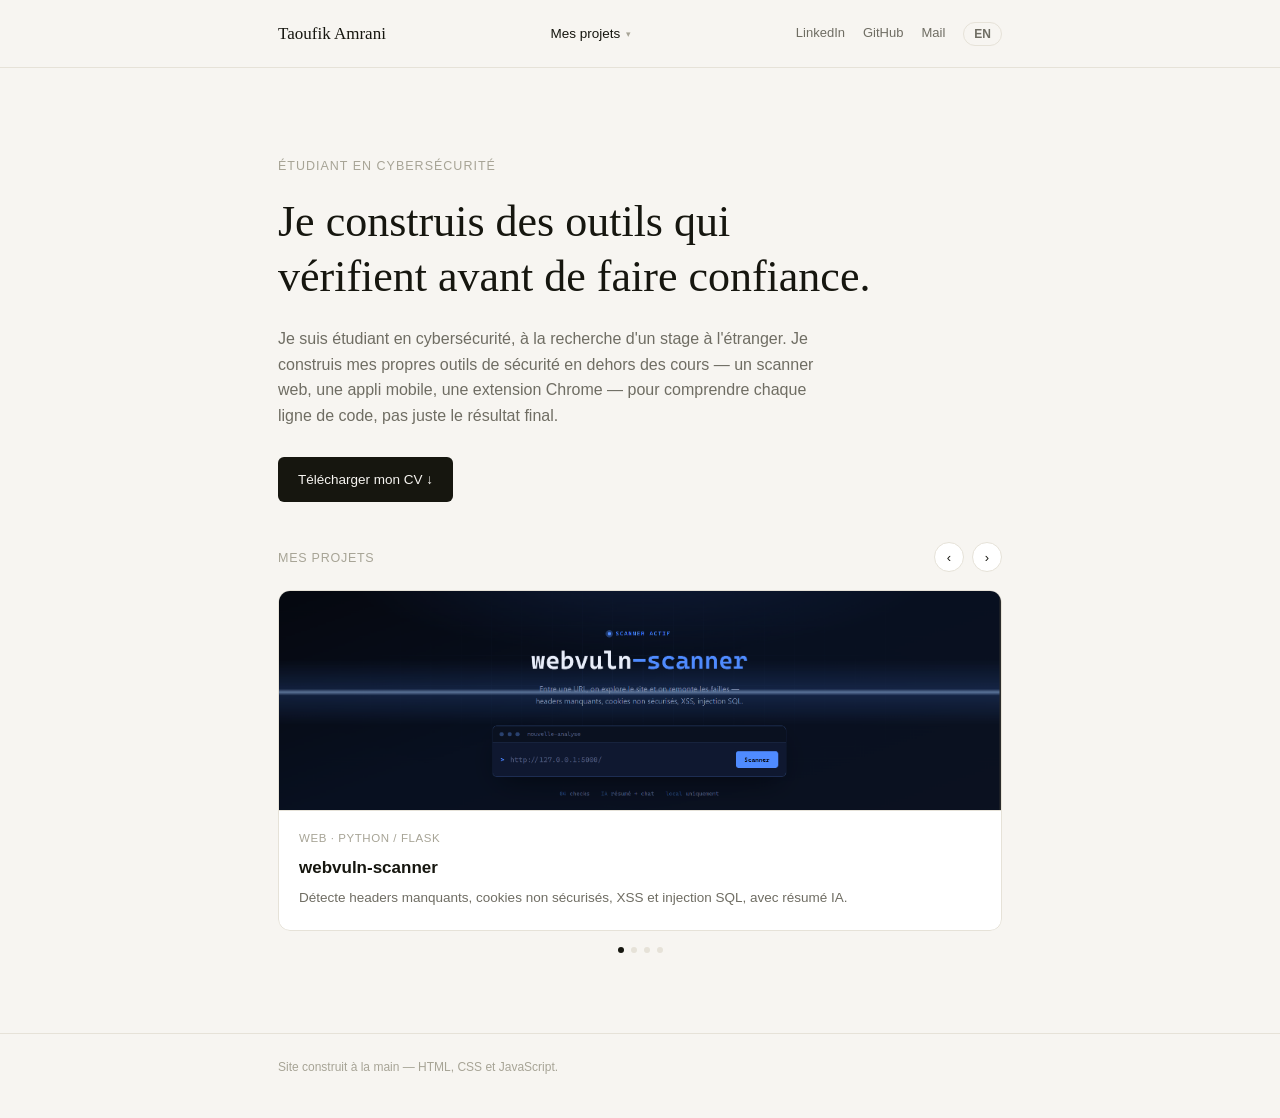
<file: index.html>
<!DOCTYPE html>
<html lang="fr">
<head>
    <meta charset="UTF-8">
    <title>Taoufik Amrani — Portfolio</title>
    <link rel="stylesheet" href="style.css">
</head>
<body>

    <nav class="top">
        <div class="wrap">
            <span class="logo">Taoufik Amrani</span>

            <div class="navcenter" id="navcenter">
                <button id="navbtn"><span data-i18n="nav.projects">Mes projets</span> <span class="chev">&#9662;</span></button>
                <div class="dropdown">
                    <a href="projects/webvuln-scanner.html">webvuln-scanner <span class="kind" data-i18n="nav.kind.web">web</span></a>
                    <a href="projects/link-checker-mobile.html">link-checker-mobile <span class="kind" data-i18n="nav.kind.mobile">mobile</span></a>
                    <a href="projects/link-checker-extension.html">link-checker-extension <span class="kind" data-i18n="nav.kind.extension">extension</span></a>
                    <a href="projects/travel-planner-agent.html">travel-planner-agent <span class="kind" data-i18n="nav.kind.agent">agent IA</span></a>
                </div>
            </div>

            <div class="navright">
                <a href="https://www.linkedin.com/in/taoufik-amrani" target="_blank" aria-label="LinkedIn">LinkedIn</a>
                <a href="https://github.com/Taoufik-29" target="_blank">GitHub</a>
                <a href="mailto:taoufikamrani04@gmail.com">Mail</a>
                <button id="langToggle" class="lang-toggle" aria-label="Switch language / Changer de langue">EN</button>
            </div>
        </div>
    </nav>

    <header class="hero">
        <div class="wrap">
            <p class="eyebrow" data-i18n="hero.eyebrow">Étudiant en cybersécurité</p>
            <h1 data-i18n="hero.title">Je construis des outils qui vérifient avant de faire confiance.</h1>
            <p class="bio" data-i18n="hero.bio">Je suis étudiant en cybersécurité, à la recherche d'un stage à l'étranger. Je construis mes propres outils de sécurité en dehors des cours — un scanner web, une appli mobile, une extension Chrome — pour comprendre chaque ligne de code, pas juste le résultat final.</p>
            <a class="cv-link" href="assets/cv/Taoufik-Amrani-CV.pdf" download data-i18n="hero.cv">Télécharger mon CV &#8595;</a>
        </div>
    </header>

    <section class="carousel-section">
        <div class="wrap">
            <div class="carousel-head">
                <p data-i18n="carousel.heading">Mes projets</p>
                <div class="carousel-nav">
                    <button id="prevBtn" aria-label="Précédent">&#8249;</button>
                    <button id="nextBtn" aria-label="Suivant">&#8250;</button>
                </div>
            </div>

            <div class="carousel-viewport">
                <div class="carousel-track" id="track">
                    <div class="slide">
                        <div class="slide-media">
                            <img src="assets/images/webvuln-scanner.png" alt="Capture d'écran de webvuln-scanner">
                        </div>
                        <div class="slide-body">
                            <p class="slide-kind" data-i18n="carousel.scanner.kind">Web · Python / Flask</p>
                            <p class="slide-title">webvuln-scanner</p>
                            <p class="slide-desc" data-i18n="carousel.scanner.desc">Détecte headers manquants, cookies non sécurisés, XSS et injection SQL, avec résumé IA.</p>
                        </div>
                    </div>
                    <div class="slide">
                        <div class="slide-media">
                            <img src="assets/images/link-checker-mobile.png" alt="Capture d'écran de link-checker-mobile">
                        </div>
                        <div class="slide-body">
                            <p class="slide-kind" data-i18n="carousel.mobile.kind">Mobile · React Native</p>
                            <p class="slide-title">link-checker-mobile</p>
                            <p class="slide-desc" data-i18n="carousel.mobile.desc">Vérifie si un lien est malveillant via Google Safe Browsing et des heuristiques maison.</p>
                        </div>
                    </div>
                    <div class="slide">
                        <div class="slide-media">
                            <img src="assets/images/link-checker-extension.png" alt="Capture d'écran de link-checker-extension">
                        </div>
                        <div class="slide-body">
                            <p class="slide-kind" data-i18n="carousel.extension.kind">Extension · JavaScript</p>
                            <p class="slide-title">link-checker-extension</p>
                            <p class="slide-desc" data-i18n="carousel.extension.desc">Le même moteur de détection, accessible d'un clic droit dans le navigateur.</p>
                        </div>
                    </div>
                    <div class="slide">
                        <div class="slide-media">
                            <img src="assets/images/travel-planner-agent.png" alt="Capture d'écran de travel-planner-agent">
                        </div>
                        <div class="slide-body">
                            <p class="slide-kind" data-i18n="carousel.travel.kind">Agent IA · Python / Flask</p>
                            <p class="slide-title">travel-planner-agent</p>
                            <p class="slide-desc" data-i18n="carousel.travel.desc">Planifie un voyage complet avec de vraies recherches web, budget et globe 3D interactif.</p>
                        </div>
                    </div>
                </div>
            </div>

            <div class="dots" id="dots">
                <span class="active"></span><span></span><span></span><span></span>
            </div>
        </div>
    </section>

    <footer class="foot">
        <div class="wrap" data-i18n="footer.text">Site construit à la main — HTML, CSS et JavaScript.</div>
    </footer>

    <script src="script.js"></script>
</body>
</html>
</file>
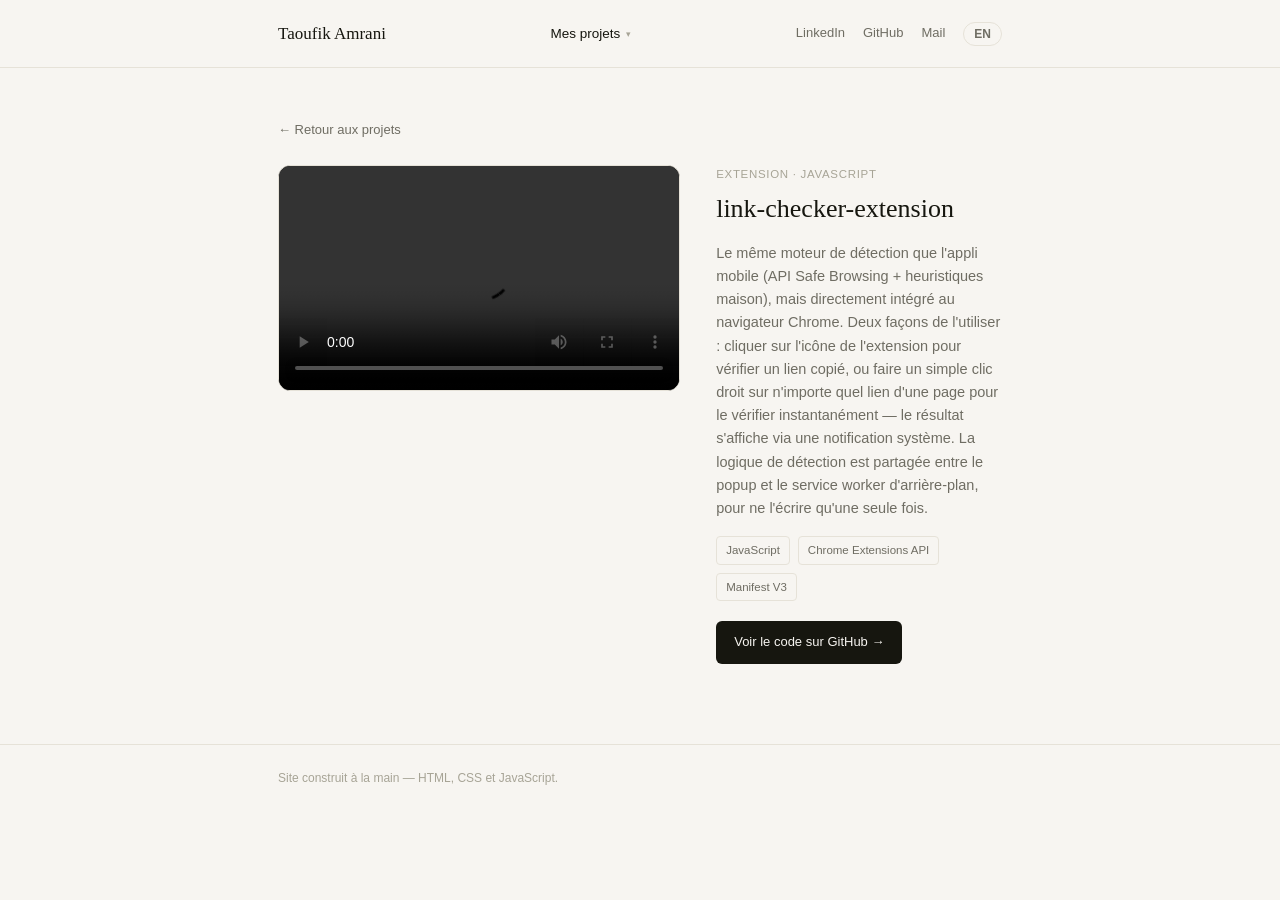
<file: projects/link-checker-extension.html>
<!DOCTYPE html>
<html lang="fr">
<head>
    <meta charset="UTF-8">
    <title>link-checker-extension — Taoufik Amrani</title>
    <link rel="stylesheet" href="../style.css">
</head>
<body>

    <nav class="top">
        <div class="wrap">
            <a href="../index.html" class="logo">Taoufik Amrani</a>

            <div class="navcenter" id="navcenter">
                <button id="navbtn"><span data-i18n="nav.projects">Mes projets</span> <span class="chev">&#9662;</span></button>
                <div class="dropdown">
                    <a href="webvuln-scanner.html">webvuln-scanner <span class="kind" data-i18n="nav.kind.web">web</span></a>
                    <a href="link-checker-mobile.html">link-checker-mobile <span class="kind" data-i18n="nav.kind.mobile">mobile</span></a>
                    <a href="link-checker-extension.html">link-checker-extension <span class="kind" data-i18n="nav.kind.extension">extension</span></a>
                    <a href="travel-planner-agent.html">travel-planner-agent <span class="kind" data-i18n="nav.kind.agent">agent IA</span></a>
                </div>
            </div>

            <div class="navright">
                <a href="https://www.linkedin.com/in/taoufik-amrani" target="_blank" aria-label="LinkedIn">LinkedIn</a>
                <a href="https://github.com/Taoufik-29" target="_blank">GitHub</a>
                <a href="mailto:taoufikamrani04@gmail.com">Mail</a>
                <button id="langToggle" class="lang-toggle" aria-label="Switch language / Changer de langue">EN</button>
            </div>
        </div>
    </nav>

    <div class="project-header">
        <div class="wrap">
            <a class="back-link" href="../index.html" data-i18n="project.back">&larr; Retour aux projets</a>
        </div>
    </div>

    <section class="project-hero">
        <div class="wrap">
            <div class="project-layout">
                <div class="video-frame">
                    <video controls>
                        <source src="../assets/videos/link-checker-extension.mp4" type="video/mp4">
                        <span data-i18n="video.fallback">Ton navigateur ne supporte pas la lecture de cette vidéo.</span>
                    </video>
                </div>

                <div class="project-info">
                    <p class="kind" data-i18n="project.extension.kind">Extension · JavaScript</p>
                    <h1>link-checker-extension</h1>
                    <p class="desc" data-i18n="project.extension.desc">
                        Le même moteur de détection que l'appli mobile (API Safe Browsing + heuristiques
                        maison), mais directement intégré au navigateur Chrome. Deux façons de l'utiliser :
                        cliquer sur l'icône de l'extension pour vérifier un lien copié, ou faire un simple
                        clic droit sur n'importe quel lien d'une page pour le vérifier instantanément — le
                        résultat s'affiche via une notification système. La logique de détection est
                        partagée entre le popup et le service worker d'arrière-plan, pour ne l'écrire qu'une
                        seule fois.
                    </p>
                    <div class="tags">
                        <span>JavaScript</span>
                        <span>Chrome Extensions API</span>
                        <span>Manifest V3</span>
                    </div>
                    <a class="repo-link" href="https://github.com/Taoufik-29/link-checker-extension" target="_blank" data-i18n="project.repoLink">Voir le code sur GitHub &rarr;</a>
                </div>
            </div>
        </div>
    </section>

    <footer class="foot">
        <div class="wrap" data-i18n="footer.text">Site construit à la main — HTML, CSS et JavaScript.</div>
    </footer>

    <script src="../script.js"></script>
</body>
</html>
</file>
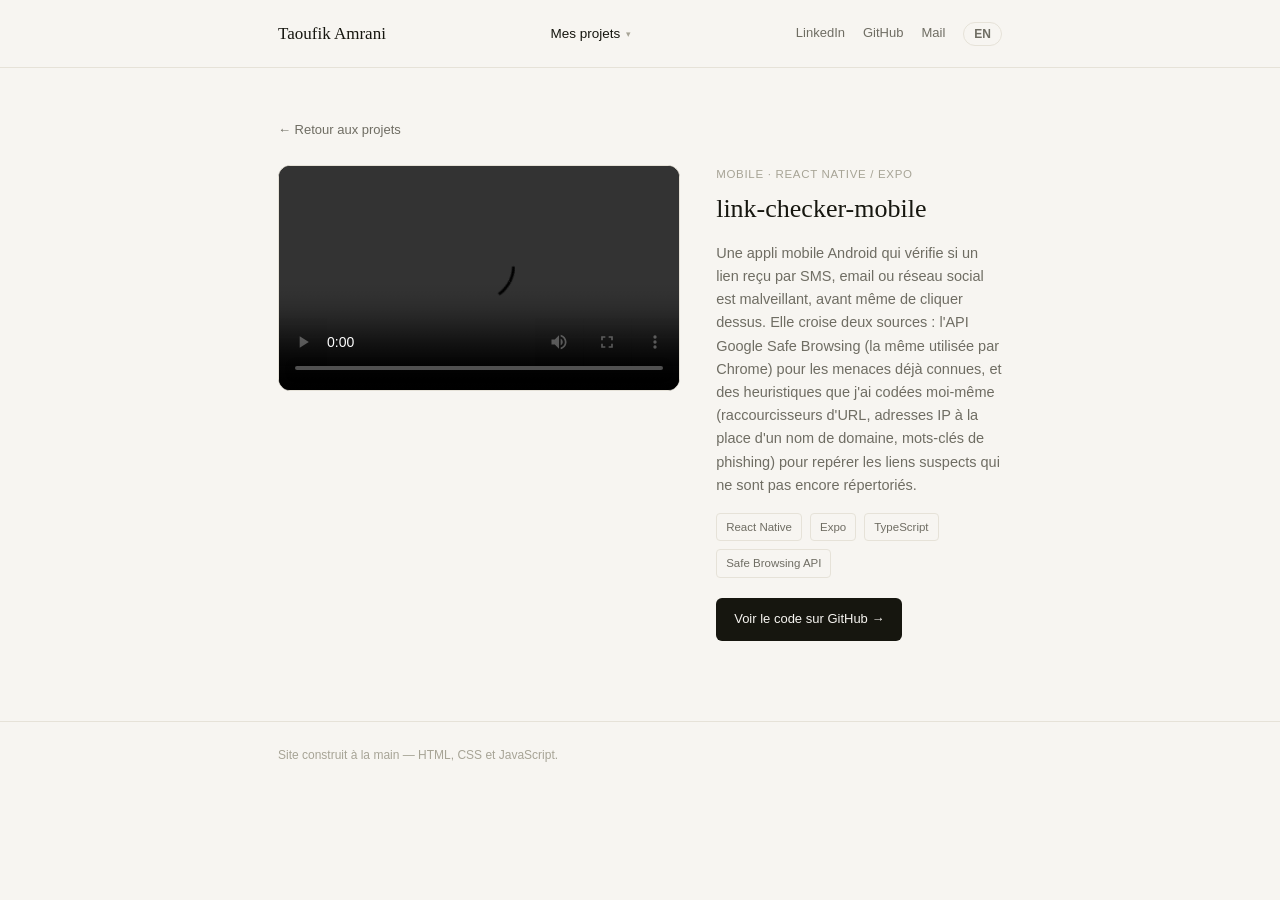
<file: projects/link-checker-mobile.html>
<!DOCTYPE html>
<html lang="fr">
<head>
    <meta charset="UTF-8">
    <title>link-checker-mobile — Taoufik Amrani</title>
    <link rel="stylesheet" href="../style.css">
</head>
<body>

    <nav class="top">
        <div class="wrap">
            <a href="../index.html" class="logo">Taoufik Amrani</a>

            <div class="navcenter" id="navcenter">
                <button id="navbtn"><span data-i18n="nav.projects">Mes projets</span> <span class="chev">&#9662;</span></button>
                <div class="dropdown">
                    <a href="webvuln-scanner.html">webvuln-scanner <span class="kind" data-i18n="nav.kind.web">web</span></a>
                    <a href="link-checker-mobile.html">link-checker-mobile <span class="kind" data-i18n="nav.kind.mobile">mobile</span></a>
                    <a href="link-checker-extension.html">link-checker-extension <span class="kind" data-i18n="nav.kind.extension">extension</span></a>
                    <a href="travel-planner-agent.html">travel-planner-agent <span class="kind" data-i18n="nav.kind.agent">agent IA</span></a>
                </div>
            </div>

            <div class="navright">
                <a href="https://www.linkedin.com/in/taoufik-amrani" target="_blank" aria-label="LinkedIn">LinkedIn</a>
                <a href="https://github.com/Taoufik-29" target="_blank">GitHub</a>
                <a href="mailto:taoufikamrani04@gmail.com">Mail</a>
                <button id="langToggle" class="lang-toggle" aria-label="Switch language / Changer de langue">EN</button>
            </div>
        </div>
    </nav>

    <div class="project-header">
        <div class="wrap">
            <a class="back-link" href="../index.html" data-i18n="project.back">&larr; Retour aux projets</a>
        </div>
    </div>

    <section class="project-hero">
        <div class="wrap">
            <div class="project-layout">
                <div class="video-frame">
                    <video controls>
                        <source src="../assets/videos/link-checker-mobile.mp4" type="video/mp4">
                        <span data-i18n="video.fallback">Ton navigateur ne supporte pas la lecture de cette vidéo.</span>
                    </video>
                </div>

                <div class="project-info">
                    <p class="kind" data-i18n="project.mobile.kind">Mobile · React Native / Expo</p>
                    <h1>link-checker-mobile</h1>
                    <p class="desc" data-i18n="project.mobile.desc">
                        Une appli mobile Android qui vérifie si un lien reçu par SMS, email ou réseau
                        social est malveillant, avant même de cliquer dessus. Elle croise deux sources :
                        l'API Google Safe Browsing (la même utilisée par Chrome) pour les menaces déjà
                        connues, et des heuristiques que j'ai codées moi-même (raccourcisseurs d'URL,
                        adresses IP à la place d'un nom de domaine, mots-clés de phishing) pour repérer
                        les liens suspects qui ne sont pas encore répertoriés.
                    </p>
                    <div class="tags">
                        <span>React Native</span>
                        <span>Expo</span>
                        <span>TypeScript</span>
                        <span>Safe Browsing API</span>
                    </div>
                    <a class="repo-link" href="https://github.com/Taoufik-29/link-checker-mobile" target="_blank" data-i18n="project.repoLink">Voir le code sur GitHub &rarr;</a>
                </div>
            </div>
        </div>
    </section>

    <footer class="foot">
        <div class="wrap" data-i18n="footer.text">Site construit à la main — HTML, CSS et JavaScript.</div>
    </footer>

    <script src="../script.js"></script>
</body>
</html>
</file>
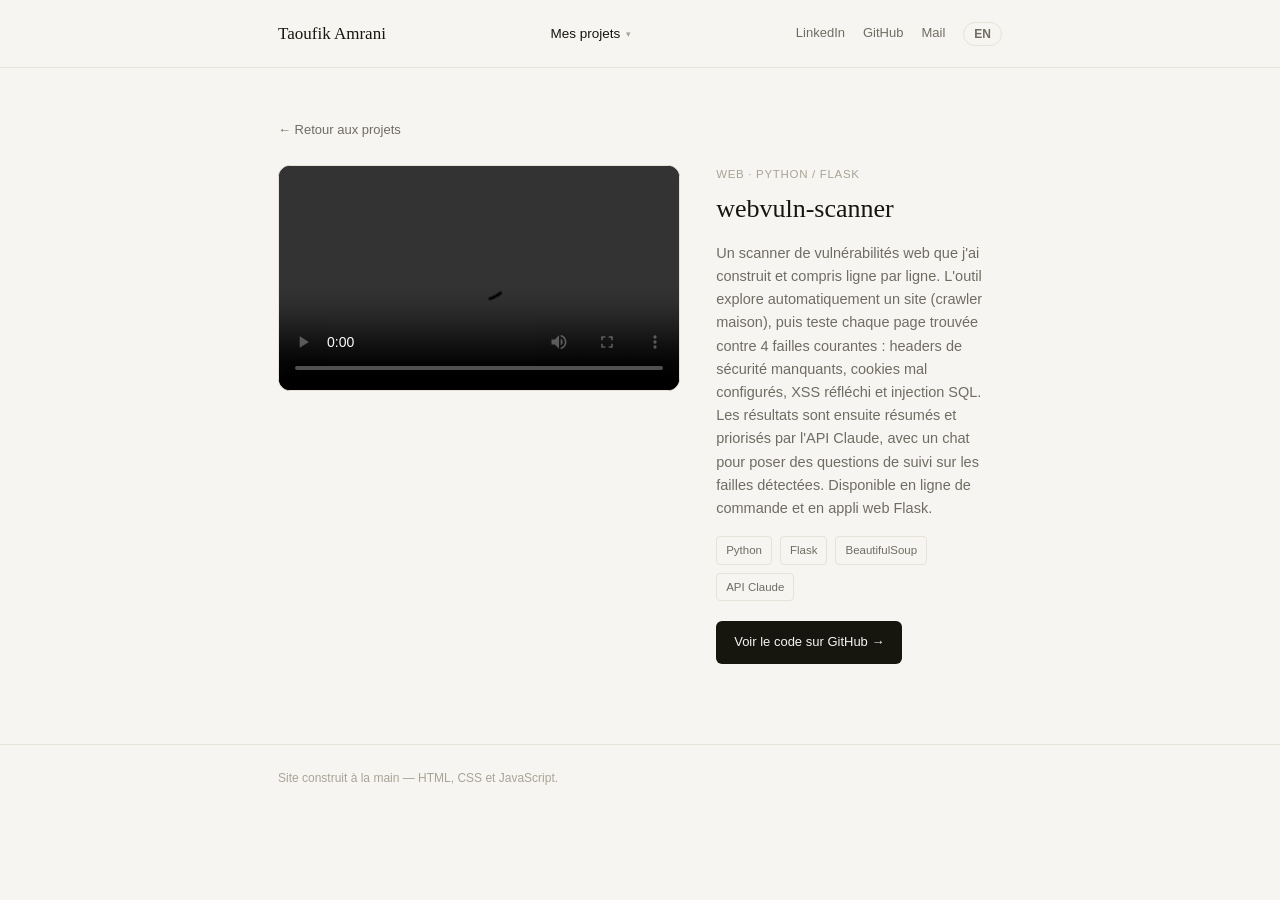
<file: projects/webvuln-scanner.html>
<!DOCTYPE html>
<html lang="fr">
<head>
    <meta charset="UTF-8">
    <title>webvuln-scanner — Taoufik Amrani</title>
    <link rel="stylesheet" href="../style.css">
</head>
<body>

    <nav class="top">
        <div class="wrap">
            <a href="../index.html" class="logo">Taoufik Amrani</a>

            <div class="navcenter" id="navcenter">
                <button id="navbtn"><span data-i18n="nav.projects">Mes projets</span> <span class="chev">&#9662;</span></button>
                <div class="dropdown">
                    <a href="webvuln-scanner.html">webvuln-scanner <span class="kind" data-i18n="nav.kind.web">web</span></a>
                    <a href="link-checker-mobile.html">link-checker-mobile <span class="kind" data-i18n="nav.kind.mobile">mobile</span></a>
                    <a href="link-checker-extension.html">link-checker-extension <span class="kind" data-i18n="nav.kind.extension">extension</span></a>
                    <a href="travel-planner-agent.html">travel-planner-agent <span class="kind" data-i18n="nav.kind.agent">agent IA</span></a>
                </div>
            </div>

            <div class="navright">
                <a href="https://www.linkedin.com/in/taoufik-amrani" target="_blank" aria-label="LinkedIn">LinkedIn</a>
                <a href="https://github.com/Taoufik-29" target="_blank">GitHub</a>
                <a href="mailto:taoufikamrani04@gmail.com">Mail</a>
                <button id="langToggle" class="lang-toggle" aria-label="Switch language / Changer de langue">EN</button>
            </div>
        </div>
    </nav>

    <div class="project-header">
        <div class="wrap">
            <a class="back-link" href="../index.html" data-i18n="project.back">&larr; Retour aux projets</a>
        </div>
    </div>

    <section class="project-hero">
        <div class="wrap">
            <div class="project-layout">
                <div class="video-frame">
                    <video controls>
                        <source src="../assets/videos/webvuln-scanner.mp4" type="video/mp4">
                        <span data-i18n="video.fallback">Ton navigateur ne supporte pas la lecture de cette vidéo.</span>
                    </video>
                </div>

                <div class="project-info">
                    <p class="kind" data-i18n="project.scanner.kind">Web · Python / Flask</p>
                    <h1>webvuln-scanner</h1>
                    <p class="desc" data-i18n="project.scanner.desc">
                        Un scanner de vulnérabilités web que j'ai construit et compris ligne par ligne.
                        L'outil explore automatiquement un site (crawler maison), puis teste chaque page
                        trouvée contre 4 failles courantes : headers de sécurité manquants, cookies mal
                        configurés, XSS réfléchi et injection SQL. Les résultats sont ensuite résumés et
                        priorisés par l'API Claude, avec un chat pour poser des questions de suivi sur
                        les failles détectées. Disponible en ligne de commande et en appli web Flask.
                    </p>
                    <div class="tags">
                        <span>Python</span>
                        <span>Flask</span>
                        <span>BeautifulSoup</span>
                        <span>API Claude</span>
                    </div>
                    <a class="repo-link" href="https://github.com/Taoufik-29/webvuln-scanner" target="_blank" data-i18n="project.repoLink">Voir le code sur GitHub &rarr;</a>
                </div>
            </div>
        </div>
    </section>

    <footer class="foot">
        <div class="wrap" data-i18n="footer.text">Site construit à la main — HTML, CSS et JavaScript.</div>
    </footer>

    <script src="../script.js"></script>
</body>
</html>
</file>
<file: style.css>
:root {
  --bg: #f7f5f1;
  --surface: #ffffff;
  --ink: #16160f;
  --ink-dim: #6f6d63;
  --ink-faint: #a7a496;
  --line: #e6e2d8;
  --btn-bg: #16160f;
  --btn-text: #f7f5f1;
  --font-display: Georgia, "Iowan Old Style", Palatino, "Times New Roman", serif;
  --font-sans: -apple-system, "Segoe UI", Helvetica, Arial, sans-serif;
}

* {
  box-sizing: border-box;
}

html, body {
  margin: 0;
  background: var(--bg);
  color: var(--ink);
}

body {
  font-family: var(--font-sans);
  line-height: 1.6;
}

a {
  color: inherit;
  text-decoration: none;
}

.wrap {
  max-width: 780px;
  margin: 0 auto;
  padding: 0 28px;
}

/* ---------- nav ---------- */

nav.top {
  border-bottom: 1px solid var(--line);
}

nav.top .wrap {
  display: flex;
  align-items: center;
  justify-content: space-between;
  padding: 20px 28px;
}

.logo {
  font-family: var(--font-display);
  font-size: 17px;
}

.navcenter {
  position: relative;
}

.navcenter > button {
  font-family: var(--font-sans);
  font-size: 13.5px;
  background: none;
  border: none;
  color: var(--ink);
  cursor: pointer;
  display: flex;
  align-items: center;
  gap: 6px;
  padding: 6px 0;
}

.navcenter .chev {
  font-size: 9px;
  color: var(--ink-faint);
  transition: transform 0.15s ease;
}

.navcenter.open .chev {
  transform: rotate(180deg);
}

.dropdown {
  position: absolute;
  top: calc(100% + 10px);
  left: 50%;
  transform: translateX(-50%);
  background: var(--surface);
  border: 1px solid var(--line);
  border-radius: 8px;
  padding: 8px;
  min-width: 220px;
  box-shadow: 0 12px 28px -12px rgba(20, 20, 15, 0.18);
  display: none;
  flex-direction: column;
}

.navcenter.open .dropdown {
  display: flex;
}

.dropdown a {
  font-size: 13px;
  padding: 9px 10px;
  border-radius: 5px;
  display: flex;
  justify-content: space-between;
  gap: 10px;
}

.dropdown a:hover {
  background: var(--bg);
}

.dropdown .kind {
  font-size: 11px;
  color: var(--ink-faint);
}

.navright {
  display: flex;
  align-items: center;
  gap: 18px;
  font-size: 13px;
}

.navright a {
  color: var(--ink-dim);
}

.navright a:hover {
  color: var(--ink);
}

.lang-toggle {
  font-family: var(--font-sans);
  font-size: 12px;
  font-weight: 600;
  background: none;
  border: 1px solid var(--line);
  border-radius: 999px;
  color: var(--ink-dim);
  padding: 4px 10px;
  cursor: pointer;
}

.lang-toggle:hover {
  border-color: var(--ink-dim);
  color: var(--ink);
}

/* ---------- hero (accueil) ---------- */

header.hero {
  padding: 88px 0 40px;
}

.eyebrow {
  font-size: 12.5px;
  letter-spacing: 0.08em;
  text-transform: uppercase;
  color: var(--ink-faint);
  margin: 0 0 18px;
}

h1 {
  font-family: var(--font-display);
  font-weight: 400;
  font-size: clamp(32px, 5.5vw, 44px);
  line-height: 1.25;
  margin: 0 0 22px;
  text-wrap: balance;
  max-width: 16em;
}

p.bio {
  font-size: 16px;
  color: var(--ink-dim);
  max-width: 34em;
  margin: 0 0 28px;
}

.cv-link {
  display: inline-flex;
  align-items: center;
  gap: 8px;
  background: var(--btn-bg);
  color: var(--btn-text);
  font-size: 13.5px;
  font-weight: 500;
  padding: 12px 20px;
  border-radius: 6px;
}

.cv-link:hover {
  opacity: 0.85;
}

/* ---------- carrousel (accueil) ---------- */

.carousel-section {
  padding: 0 0 80px;
}

.carousel-head {
  display: flex;
  justify-content: space-between;
  align-items: baseline;
  margin-bottom: 18px;
}

.carousel-head p {
  font-size: 12.5px;
  letter-spacing: 0.06em;
  text-transform: uppercase;
  color: var(--ink-faint);
  margin: 0;
}

.carousel-nav {
  display: flex;
  gap: 8px;
}

.carousel-nav button {
  width: 30px;
  height: 30px;
  border-radius: 50%;
  border: 1px solid var(--line);
  background: var(--surface);
  color: var(--ink);
  cursor: pointer;
  font-size: 13px;
  display: flex;
  align-items: center;
  justify-content: center;
}

.carousel-nav button:hover {
  background: var(--bg);
}

.carousel-viewport {
  overflow: hidden;
  border-radius: 12px;
}

.carousel-track {
  display: flex;
  transition: transform 0.4s ease;
}

.slide {
  flex: 0 0 100%;
  background: var(--surface);
  border: 1px solid var(--line);
  border-radius: 12px;
  overflow: hidden;
}

.slide-media {
  height: 220px;
  background: repeating-linear-gradient(
    135deg,
    var(--bg) 0px, var(--bg) 10px,
    var(--surface) 10px, var(--surface) 20px
  );
  display: flex;
  align-items: center;
  justify-content: center;
  font-family: var(--font-display);
  font-size: 14px;
  color: var(--ink-faint);
  border-bottom: 1px solid var(--line);
  overflow: hidden;
}

.slide-media img {
  width: 100%;
  height: 100%;
  object-fit: cover;
  display: block;
}

.slide-body {
  padding: 18px 20px 22px;
}

.slide-kind {
  font-size: 11.5px;
  letter-spacing: 0.05em;
  text-transform: uppercase;
  color: var(--ink-faint);
  margin: 0 0 6px;
}

.slide-title {
  font-size: 17px;
  font-weight: 600;
  margin: 0 0 6px;
}

.slide-desc {
  font-size: 13.5px;
  color: var(--ink-dim);
  margin: 0;
}

.dots {
  display: flex;
  justify-content: center;
  gap: 7px;
  margin-top: 16px;
}

.dots span {
  width: 6px;
  height: 6px;
  border-radius: 50%;
  background: var(--line);
}

.dots span.active {
  background: var(--ink);
}

footer.foot {
  border-top: 1px solid var(--line);
  padding: 24px 0 40px;
  font-size: 12px;
  color: var(--ink-faint);
}

/* ---------- pages projet (vidéo + texte) ---------- */

.project-header {
  padding: 48px 0 0;
}

.back-link {
  font-size: 13px;
  color: var(--ink-dim);
  display: inline-block;
  margin-bottom: 24px;
}

.back-link:hover {
  color: var(--ink);
}

.project-hero {
  padding-bottom: 80px;
}

.project-layout {
  display: flex;
  gap: 36px;
  align-items: flex-start;
}

.video-placeholder {
  flex: 1.4;
  aspect-ratio: 16 / 9;
  background: repeating-linear-gradient(
    135deg,
    var(--bg) 0px, var(--bg) 10px,
    var(--surface) 10px, var(--surface) 20px
  );
  border: 1px solid var(--line);
  border-radius: 12px;
  display: flex;
  align-items: center;
  justify-content: center;
  text-align: center;
  padding: 20px;
}

.video-placeholder p {
  font-family: var(--font-display);
  font-size: 14px;
  color: var(--ink-faint);
  margin: 0;
}

/* Le cadre d'une vraie vidéo de démo (remplace .video-placeholder une fois la vidéo prête) */
.video-frame {
  flex: 1.4;
  aspect-ratio: 16 / 9;
  border: 1px solid var(--line);
  border-radius: 12px;
  overflow: hidden;
  background: #000;
}

.video-frame video {
  width: 100%;
  height: 100%;
  display: block;
  object-fit: contain;
}

.project-info {
  flex: 1;
}

.project-info .kind {
  font-size: 11.5px;
  letter-spacing: 0.06em;
  text-transform: uppercase;
  color: var(--ink-faint);
  margin: 0 0 10px;
}

.project-info h1 {
  font-size: 26px;
  max-width: none;
  margin: 0 0 16px;
}

.project-info p.desc {
  font-size: 14.5px;
  color: var(--ink-dim);
  margin: 0 0 16px;
}

.project-info .tags {
  display: flex;
  flex-wrap: wrap;
  gap: 8px;
  margin-bottom: 20px;
}

.project-info .tags span {
  font-size: 11.5px;
  border: 1px solid var(--line);
  border-radius: 4px;
  padding: 4px 9px;
  color: var(--ink-dim);
}

.repo-link {
  display: inline-flex;
  align-items: center;
  gap: 8px;
  background: var(--btn-bg);
  color: var(--btn-text);
  font-size: 13px;
  font-weight: 500;
  padding: 11px 18px;
  border-radius: 6px;
}

.repo-link:hover {
  opacity: 0.85;
}

@media (max-width: 640px) {
  .project-layout {
    flex-direction: column;
  }
}
</file>
